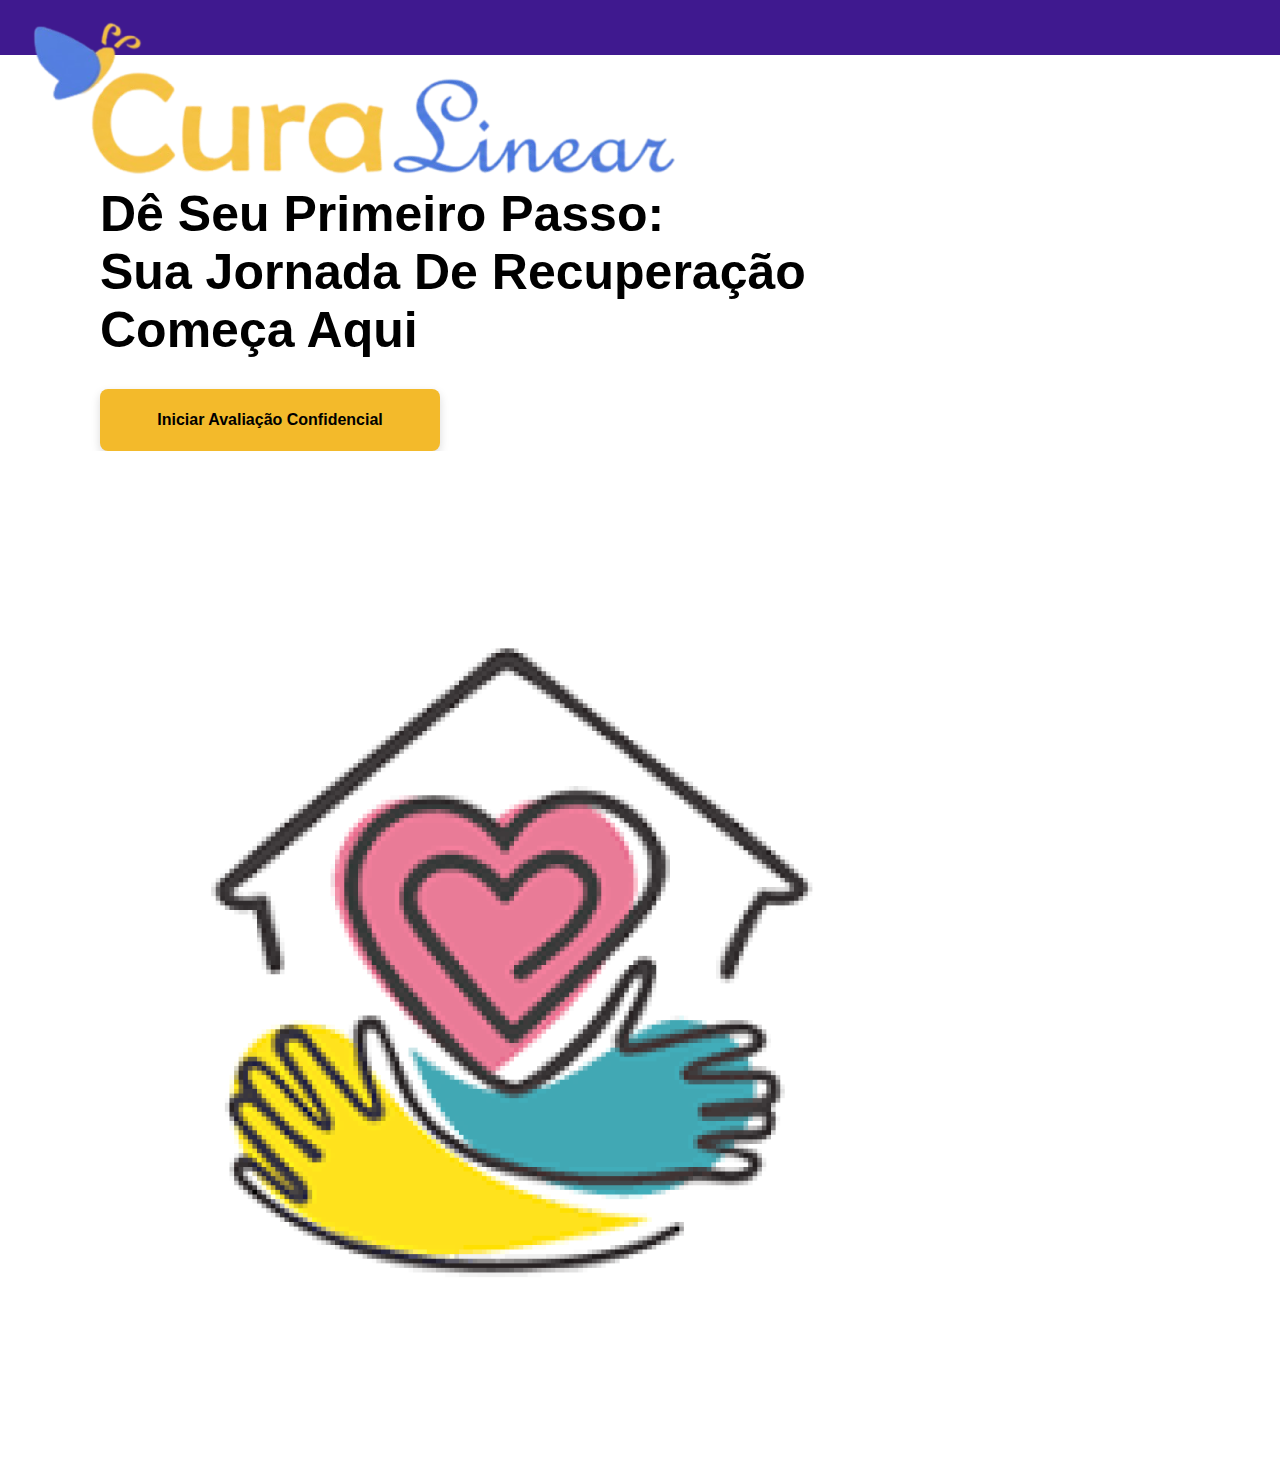
<file: index.html>
<!DOCTYPE html>
<html lang="pt-BR">
<head>
    <meta charset="UTF-8">
    <meta name="viewport" content="width=device-width, initial-scale=1.0">
    <link rel="stylesheet" type="text/css" href="css/style.css">
    <title>CuraLinear: Sua Jornada de Recuperação</title>

</head>
<body>

    <header class="header">
        <img class="logo" src="/img/logo.png">
        <div class="nav-links">
            <li class="navitem">
            <a href="public/sobre.html">Sobre</a>
            </li>
             <li class="navitem">
            <a href="/public/login.html">Entrar</a>
            </li>
        </div>
    </header>

    <div class="main-content">
        <div class="hero-text">
            <h1 class="title">Dê Seu Primeiro Passo:<br>Sua Jornada De Recuperação<br>Começa Aqui</h1>


        <a href='public/cadastro.html'>
            <button class="btn-avaliacao" >
                Iniciar Avaliação Confidencial
            </button>
        </a>
        </div>
        
        
            <img class="abraço" src="/img/abraco.png">      
    </div>

</body>
</html>
</file>
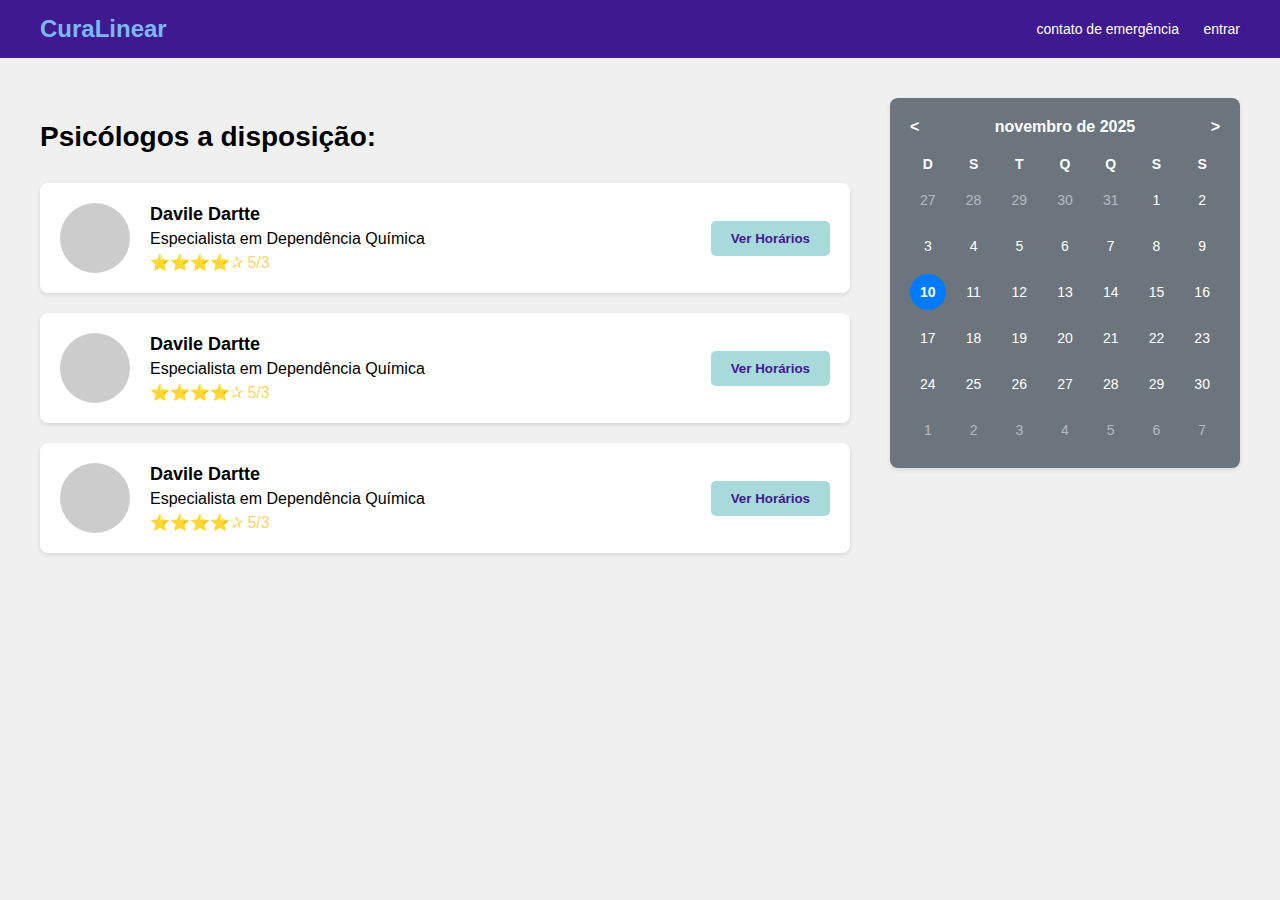
<file: Agendamento.html>
<!DOCTYPE html>
<html lang="pt-BR">
<head>
    <meta charset="UTF-8">
    <meta name="viewport" content="width=device-width, initial-scale=1.0">
    <title>Agendamento - CuraLinear</title>
    <style>
        /* Estilos Globais */
        body {
            font-family: Arial, sans-serif;
            margin: 0;
            padding: 0;
            background-color: #f0f0f0; 
            color: #000;
        }

        /* Cabeçalho */
        .header {
            background-color: #3f198f; /* Cor roxa/azul escura */
            color: white;
            padding: 15px 40px;
            display: flex;
            justify-content: space-between;
            align-items: center;
        }

        .logo {
            font-size: 24px;
            font-weight: bold;
            color: #7ab8f6; /* Cor do "Linear" em azul claro, como na imagem */
        }
        
        /* Links de Navegação do Header */
        .nav-links a {
            color: white;
            text-decoration: none;
            margin-left: 20px;
            font-size: 14px;
        }

        /* Container Principal do Conteúdo */
        .content-container {
            max-width: 1200px;
            margin: 40px auto;
            padding: 0 40px;
            display: flex;
            justify-content: space-between;
            gap: 40px;
        }

        /* Seção de Psicólogos */
        .psychologist-section {
            flex-grow: 1;
        }

        .psychologist-section h2 {
            font-size: 28px;
            margin-bottom: 30px;
        }

        /* Card do Psicólogo */
        .psychologist-card {
            background-color: #fff;
            padding: 20px;
            margin-bottom: 20px;
            border-radius: 8px;
            box-shadow: 0 2px 4px rgba(0, 0, 0, 0.1);
            display: flex;
            align-items: center;
        }

        .psychologist-info {
            display: flex;
            align-items: center;
            flex-grow: 1;
        }

        .profile-picture {
            width: 70px;
            height: 70px;
            border-radius: 50%;
            margin-right: 20px;
            /* Placeholder para as fotos. Em um site real, seriam imagens. */
            background-color: #ccc; 
            overflow: hidden;
        }
        
        .profile-picture img {
            width: 100%;
            height: 100%;
            object-fit: cover;
        }

        .details p {
            margin: 2px 0;
        }

        .details strong {
            font-size: 18px;
            display: block;
            margin-bottom: 5px;
        }

        .rating {
            color: #f7d56e; /* Cor amarela para as estrelas */
            margin-top: 5px;
        }

        /* Botão de Ver Horários */
        .schedule-button {
            background-color: #a8dadc; /* Cor verde/água do botão */
            color: #3f198f; 
            border: none;
            padding: 10px 20px;
            border-radius: 5px;
            cursor: pointer;
            font-weight: bold;
            transition: background-color 0.3s;
        }

        /* Seção do Calendário */
        .calendar-section {
            width: 350px;
            flex-shrink: 0; /* Impede o encolhimento */
        }

        .calendar-box {
            background-color: #6c757d; /* Fundo cinza escuro do calendário */
            color: white;
            border-radius: 8px;
            padding: 20px;
            text-align: center;
            box-shadow: 0 2px 4px rgba(0, 0, 0, 0.1);
        }

        .calendar-header {
            display: flex;
            justify-content: space-between;
            align-items: center;
            margin-bottom: 20px;
            font-weight: bold;
        }

        .calendar-grid {
            display: grid;
            grid-template-columns: repeat(7, 1fr);
            gap: 10px;
        }

        .day-header {
            font-weight: bold;
            font-size: 14px;
        }

        .day-cell {
            padding: 10px 5px;
            border-radius: 50%;
            cursor: pointer;
            font-size: 14px;
            transition: background-color 0.2s;
        }

        .day-cell.current-month {
            background-color: transparent;
        }

        .day-cell.selected {
            background-color: #007bff; /* Cor azul para o dia selecionado (Dia 10) */
            color: white;
            font-weight: bold;
        }

        .day-cell.other-month {
            color: rgba(255, 255, 255, 0.5); /* Dias de outros meses em cor mais fraca */
        }
    </style>
</head>
<body>

    <header class="header">
        <div class="logo">Cura<span style="color: #7ab8f6;">Linear</span></div>
        <div class="nav-links">
            <a href="#">contato de emergência</a>
            <a href="#">entrar</a>
        </div>
    </header>

    <div class="content-container">
        
        <div class="psychologist-section">
            <h2>Psicólogos a disposição:</h2>

            <div class="psychologist-card">
                <div class="psychologist-info">
                    <div class="profile-picture">
                        
                    </div>
                    <div class="details">
                        <strong>Davile Dartte</strong>
                        <p>Especialista em Dependência Química</p>
                        <div class="rating">⭐⭐⭐⭐✰ 5/3</div>
                    </div>
                </div>
                <button class="schedule-button">Ver Horários</button>
            </div>

            <div class="psychologist-card">
                <div class="psychologist-info">
                    <div class="profile-picture">
                        
                    </div>
                    <div class="details">
                        <strong>Davile Dartte</strong>
                        <p>Especialista em Dependência Química</p>
                        <div class="rating">⭐⭐⭐⭐✰ 5/3</div>
                    </div>
                </div>
                <button class="schedule-button">Ver Horários</button>
            </div>

            <div class="psychologist-card">
                <div class="psychologist-info">
                    <div class="profile-picture">
                        
                    </div>
                    <div class="details">
                        <strong>Davile Dartte</strong>
                        <p>Especialista em Dependência Química</p>
                        <div class="rating">⭐⭐⭐⭐✰ 5/3</div>
                    </div>
                </div>
                <button class="schedule-button">Ver Horários</button>
            </div>

        </div>

        <div class="calendar-section">
            <div class="calendar-box">
                <div class="calendar-header">
                    <span>&lt;</span>
                    <span>novembro de 2025</span>
                    <span>&gt;</span>
                </div>
                <div class="calendar-grid">
                    <div class="day-header">D</div>
                    <div class="day-header">S</div>
                    <div class="day-header">T</div>
                    <div class="day-header">Q</div>
                    <div class="day-header">Q</div>
                    <div class="day-header">S</div>
                    <div class="day-header">S</div>

                    <div class="day-cell other-month">27</div>
                    <div class="day-cell other-month">28</div>
                    <div class="day-cell other-month">29</div>
                    <div class="day-cell other-month">30</div>
                    <div class="day-cell other-month">31</div>
                    <div class="day-cell current-month">1</div>
                    <div class="day-cell current-month">2</div>
                    
                    <div class="day-cell current-month">3</div>
                    <div class="day-cell current-month">4</div>
                    <div class="day-cell current-month">5</div>
                    <div class="day-cell current-month">6</div>
                    <div class="day-cell current-month">7</div>
                    <div class="day-cell current-month">8</div>
                    <div class="day-cell current-month">9</div>
                    
                    <div class="day-cell selected">10</div>
                    <div class="day-cell current-month">11</div>
                    <div class="day-cell current-month">12</div>
                    <div class="day-cell current-month">13</div>
                    <div class="day-cell current-month">14</div>
                    <div class="day-cell current-month">15</div>
                    <div class="day-cell current-month">16</div>

                    <div class="day-cell current-month">17</div>
                    <div class="day-cell current-month">18</div>
                    <div class="day-cell current-month">19</div>
                    <div class="day-cell current-month">20</div>
                    <div class="day-cell current-month">21</div>
                    <div class="day-cell current-month">22</div>
                    <div class="day-cell current-month">23</div>
                    
                    <div class="day-cell current-month">24</div>
                    <div class="day-cell current-month">25</div>
                    <div class="day-cell current-month">26</div>
                    <div class="day-cell current-month">27</div>
                    <div class="day-cell current-month">28</div>
                    <div class="day-cell current-month">29</div>
                    <div class="day-cell current-month">30</div>

                    <div class="day-cell other-month">1</div>
                    <div class="day-cell other-month">2</div>
                    <div class="day-cell other-month">3</div>
                    <div class="day-cell other-month">4</div>
                    <div class="day-cell other-month">5</div>
                    <div class="day-cell other-month">6</div>
                    <div class="day-cell other-month">7</div>
                </div>
            </div>
        </div>
    </div>

</body>
</html>
</file>
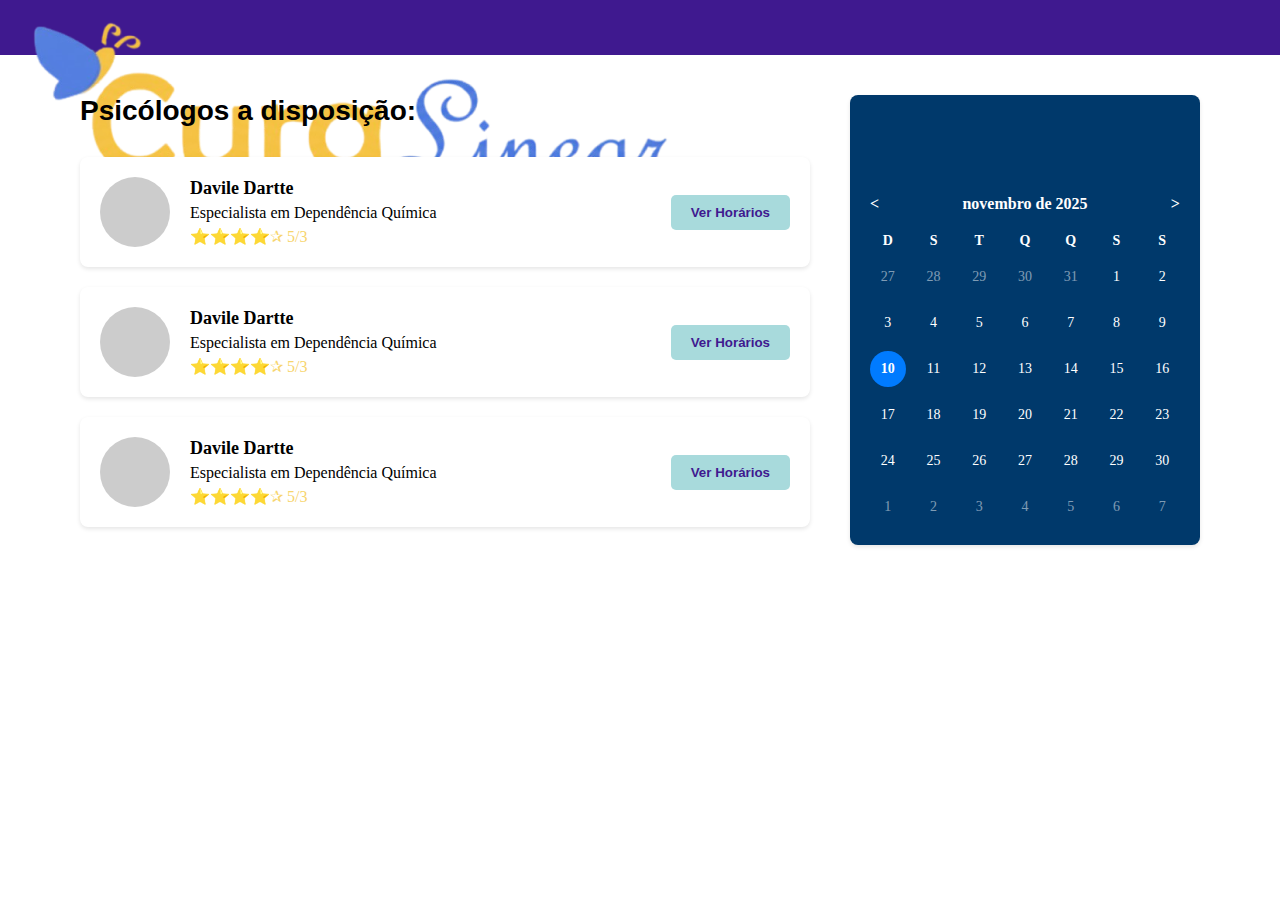
<file: public/agendamento.html>
<!DOCTYPE html>
<html lang="pt-BR">
<head>
    <meta charset="UTF-8">
    <meta name="viewport" content="width=device-width, initial-scale=1.0">
    <link rel="stylesheet" href="/css/style.css">
    <title>Agendamento - CuraLinear</title>
    <style>



        /* Container Principal do Conteúdo */
        .content-container {
            max-width: 1200px;
            margin: 40px auto;
            padding: 0 40px;
            display: flex;
            justify-content: space-between;
            gap: 40px;
        }

        /* Seção de Psicólogos */
        .psychologist-section {
            flex-grow: 1;
        }

        .psychologist-section h2 {
            font-size: 28px;
            margin-bottom: 30px;
            font-family: Arial, sans-serif;
        }

        /* Card do Psicólogo */
        .psychologist-card {
            background-color: #fff;
            padding: 20px;
            margin-bottom: 20px;
            border-radius: 8px;
            box-shadow: 0 2px 4px rgba(0, 0, 0, 0.1);
            display: flex;
            align-items: center;
        }

        .psychologist-info {
            display: flex;
            align-items: center;
            flex-grow: 1;
        }

        .profile-picture {
            width: 70px;
            height: 70px;
            border-radius: 50%;
            margin-right: 20px;
            /* Placeholder para as fotos. Em um site real, seriam imagens. */
            background-color: #ccc; 
            overflow: hidden;
        }
        
        .profile-picture img {
            width: 100%;
            height: 100%;
            object-fit: cover;
        }

        .details p {
            margin: 2px 0;
        }

        .details strong {
            font-size: 18px;
            display: block;
            margin-bottom: 5px;
        }

        .rating {
            color: #f7d56e; /* Cor amarela para as estrelas */
            margin-top: 5px;
        }

        /* Botão de Ver Horários */
        .schedule-button {
            background-color: #a8dadc; /* Cor verde/água do botão */
            color: #3f198f; 
            border: none;
            padding: 10px 20px;
            border-radius: 5px;
            cursor: pointer;
            font-weight: bold;
            transition: background-color 0.3s;
        }

        /* Seção do Calendário */
        .calendar-section {
            width: 350px;
            
        }

        .calendar-box {
            background-color: #00396b; /* Fundo cinza escuro do calendário */
            color: white;
            border-radius: 8px;
            padding: 20px;
            padding-top: 100px;            
            text-align: center;
            box-shadow: 0 2px 4px rgba(0, 0, 0, 0.1);
        }

        .calendar-header {
            display: flex;
            justify-content: space-between;
            align-items: center;
            margin-bottom: 20px;
            font-weight: bold;
        }

        .calendar-grid {
            display: grid;
            grid-template-columns: repeat(7, 1fr);
            gap: 10px;
        }

        .day-header {
            font-weight: bold;
            font-size: 14px;
        }

        .day-cell {
            padding: 10px 5px;
            border-radius: 50%;
            cursor: pointer;
            font-size: 14px;
            transition: background-color 0.2s;
        }

        .day-cell.current-month {
            background-color: transparent;
        }

        .day-cell.selected {
            background-color: #007bff; /* Cor azul para o dia selecionado (Dia 10) */
            color: white;
            font-weight: bold;
        }

        .day-cell.other-month {
            color: rgba(255, 255, 255, 0.5); /* Dias de outros meses em cor mais fraca */
        }
    </style>
</head>
<body>

   <header class="header">
        <img class="logo" src="/img/logo.png">
        <div class="nav-links">
            <a href="/public/sobre.html">sobre nós</a>
            <a href="/public/login.html">entrar</a>
        </div>
    </header>

    <div class="content-container">
        
        <div class="psychologist-section">
            <h2>Psicólogos a disposição:</h2>

            <div class="psychologist-card">
                <div class="psychologist-info">
                    <div class="profile-picture">
                        
                    </div>
                    <div class="details">
                        <strong>Davile Dartte</strong>
                        <p>Especialista em Dependência Química</p>
                        <div class="rating">⭐⭐⭐⭐✰ 5/3</div>
                    </div>
                </div>
                <button class="schedule-button">Ver Horários</button>
            </div>

            <div class="psychologist-card">
                <div class="psychologist-info">
                    <div class="profile-picture">
                        
                    </div>
                    <div class="details">
                        <strong>Davile Dartte</strong>
                        <p>Especialista em Dependência Química</p>
                        <div class="rating">⭐⭐⭐⭐✰ 5/3</div>
                    </div>
                </div>
                <button class="schedule-button">Ver Horários</button>
            </div>

            <div class="psychologist-card">
                <div class="psychologist-info">
                    <div class="profile-picture">
                        
                    </div>
                    <div class="details">
                        <strong>Davile Dartte</strong>
                        <p>Especialista em Dependência Química</p>
                        <div class="rating">⭐⭐⭐⭐✰ 5/3</div>
                    </div>
                </div>
                <button class="schedule-button">Ver Horários</button>
            </div>

        </div>

        <div class="calendar-section">
            <div class="calendar-box">
                <div class="calendar-header">
                    <span>&lt;</span>
                    <span>novembro de 2025</span>
                    <span>&gt;</span>
                </div>
                <div class="calendar-grid">
                    <div class="day-header">D</div>
                    <div class="day-header">S</div>
                    <div class="day-header">T</div>
                    <div class="day-header">Q</div>
                    <div class="day-header">Q</div>
                    <div class="day-header">S</div>
                    <div class="day-header">S</div>

                    <div class="day-cell other-month">27</div>
                    <div class="day-cell other-month">28</div>
                    <div class="day-cell other-month">29</div>
                    <div class="day-cell other-month">30</div>
                    <div class="day-cell other-month">31</div>
                    <div class="day-cell current-month">1</div>
                    <div class="day-cell current-month">2</div>
                    
                    <div class="day-cell current-month">3</div>
                    <div class="day-cell current-month">4</div>
                    <div class="day-cell current-month">5</div>
                    <div class="day-cell current-month">6</div>
                    <div class="day-cell current-month">7</div>
                    <div class="day-cell current-month">8</div>
                    <div class="day-cell current-month">9</div>
                    
                    <div class="day-cell selected">10</div>
                    <div class="day-cell current-month">11</div>
                    <div class="day-cell current-month">12</div>
                    <div class="day-cell current-month">13</div>
                    <div class="day-cell current-month">14</div>
                    <div class="day-cell current-month">15</div>
                    <div class="day-cell current-month">16</div>

                    <div class="day-cell current-month">17</div>
                    <div class="day-cell current-month">18</div>
                    <div class="day-cell current-month">19</div>
                    <div class="day-cell current-month">20</div>
                    <div class="day-cell current-month">21</div>
                    <div class="day-cell current-month">22</div>
                    <div class="day-cell current-month">23</div>
                    
                    <div class="day-cell current-month">24</div>
                    <div class="day-cell current-month">25</div>
                    <div class="day-cell current-month">26</div>
                    <div class="day-cell current-month">27</div>
                    <div class="day-cell current-month">28</div>
                    <div class="day-cell current-month">29</div>
                    <div class="day-cell current-month">30</div>

                    <div class="day-cell other-month">1</div>
                    <div class="day-cell other-month">2</div>
                    <div class="day-cell other-month">3</div>
                    <div class="day-cell other-month">4</div>
                    <div class="day-cell other-month">5</div>
                    <div class="day-cell other-month">6</div>
                    <div class="day-cell other-month">7</div>
                </div>
            </div>
        </div>
    </div>

</body>
</html>
</file>
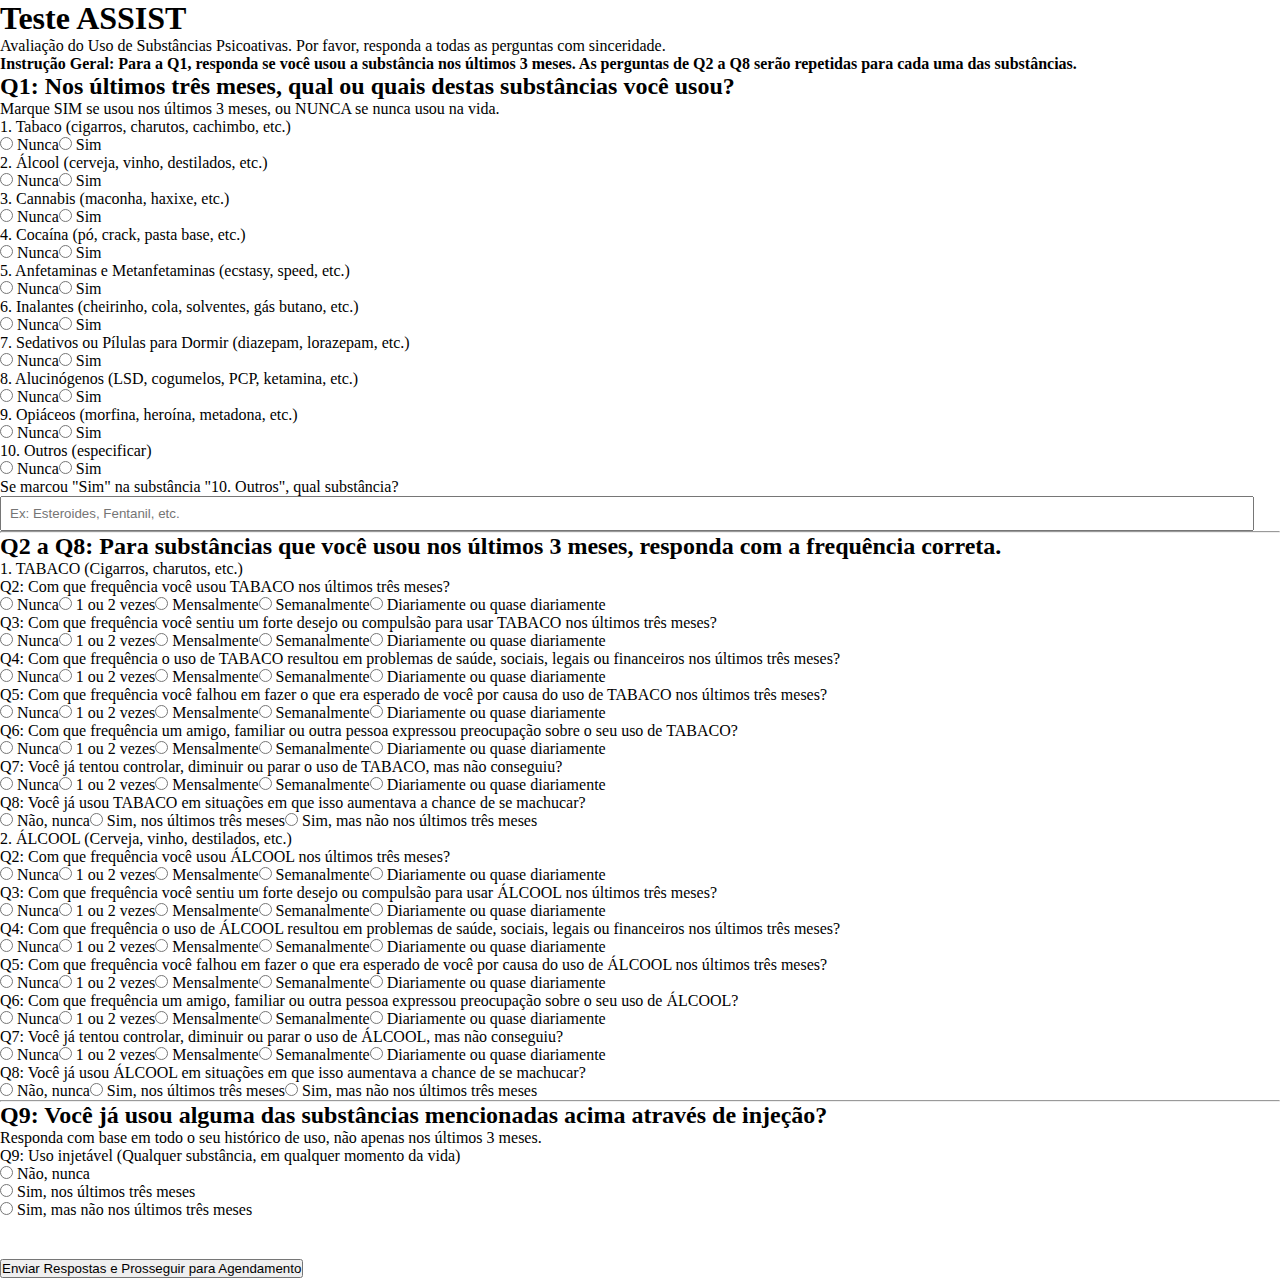
<file: public/perguntas.html>
<!DOCTYPE html>
<html lang="pt-BR">
<head>
    <meta charset="UTF-8">
    <meta name="viewport" content="width=device-width, initial-scale=1.0">
    <title>Teste ASSIST (OMS) - Formulário Completo</title>
    <link rel="stylesheet" href="/css/style.css">
<body>
    <main class="mainpg"></main>

<div class="container">
    <h1 class="h1pg"> Teste ASSIST</h1>
    <p>Avaliação do Uso de Substâncias Psicoativas. Por favor, responda a todas as perguntas com sinceridade.</p>
    
    <div class="aviso">
        <strong>Instrução Geral: Para a Q1, responda se você usou a substância nos últimos 3 meses. As perguntas de Q2 a Q8 serão repetidas para cada uma das substâncias.</strong>
    </div>
    
    
        
        <h2 class="h2pg">Q1: Nos últimos três meses, qual ou quais destas substâncias você usou?</h2>
        <p>Marque SIM se usou nos últimos 3 meses, ou NUNCA se nunca usou na vida.</p>
        
        <div class="questao"><label>1. Tabaco (cigarros, charutos, cachimbo, etc.)</label><div class="opcoes"><label><input type="radio" name="q1_tabaco" value="0" required> Nunca</label><label><input type="radio" name="q1_tabaco" value="2"> Sim</label></div></div>
        <div class="questao"><label>2. Álcool (cerveja, vinho, destilados, etc.)</label><div class="opcoes"><label><input type="radio" name="q1_alcool" value="0" required> Nunca</label><label><input type="radio" name="q1_alcool" value="2"> Sim</label></div></div>
        <div class="questao"><label>3. Cannabis (maconha, haxixe, etc.)</label><div class="opcoes"><label><input type="radio" name="q1_canabis" value="0" required> Nunca</label><label><input type="radio" name="q1_canabis" value="3"> Sim</label></div></div>
        <div class="questao"><label>4. Cocaína (pó, crack, pasta base, etc.)</label><div class="opcoes"><label><input type="radio" name="q1_cocaina" value="0" required> Nunca</label><label><input type="radio" name="q1_cocaina" value="3"> Sim</label></div></div>
        <div class="questao"><label>5. Anfetaminas e Metanfetaminas (ecstasy, speed, etc.)</label><div class="opcoes"><label><input type="radio" name="q1_anfetas" value="0" required> Nunca</label><label><input type="radio" name="q1_anfetas" value="3"> Sim</label></div></div>
        <div class="questao"><label>6. Inalantes (cheirinho, cola, solventes, gás butano, etc.)</label><div class="opcoes"><label><input type="radio" name="q1_inalantes" value="0" required> Nunca</label><label><input type="radio" name="q1_inalantes" value="3"> Sim</label></div></div>
        <div class="questao"><label>7. Sedativos ou Pílulas para Dormir (diazepam, lorazepam, etc.)</label><div class="opcoes"><label><input type="radio" name="q1_sedativos" value="0" required> Nunca</label><label><input type="radio" name="q1_sedativos" value="3"> Sim</label></div></div>
        <div class="questao"><label>8. Alucinógenos (LSD, cogumelos, PCP, ketamina, etc.)</label><div class="opcoes"><label><input type="radio" name="q1_alucino" value="0" required> Nunca</label><label><input type="radio" name="q1_alucino" value="3"> Sim</label></div></div>
        <div class="questao"><label>9. Opiáceos (morfina, heroína, metadona, etc.)</label><div class="opcoes"><label><input type="radio" name="q1_opiaceos" value="0" required> Nunca</label><label><input type="radio" name="q1_opiaceos" value="3"> Sim</label></div></div>
        <div class="questao"><label>10. Outros (especificar)</label><div class="opcoes"><label><input type="radio" name="q1_outros" value="0" required> Nunca</label><label><input type="radio" name="q1_outros" value="3"> Sim</label></div></div>

        <div class="questao">
            <label>Se marcou "Sim" na substância "10. Outros", qual substância?</label>
            <input type="text" name="q1_outros_especificar" placeholder="Ex: Esteroides, Fentanil, etc." style="width: 98%; padding: 8px;">
        </div>

        <hr>

        <h2>Q2 a Q8: Para substâncias que você usou nos últimos 3 meses, responda com a frequência correta.</h2>

        <div class="bloco-substancia">
            <div class="substancia-titulo">1. TABACO (Cigarros, charutos, etc.)</div>
            <div class="questao"><label>Q2: Com que frequência você usou TABACO nos últimos três meses?</label><div class="pontuacao-opcoes"><label><input type="radio" name="q2_tabaco" value="0" required> Nunca</label><label><input type="radio" name="q2_tabaco" value="2"> 1 ou 2 vezes</label><label><input type="radio" name="q2_tabaco" value="3"> Mensalmente</label><label><input type="radio" name="q2_tabaco" value="4"> Semanalmente</label><label><input type="radio" name="q2_tabaco" value="6"> Diariamente ou quase diariamente</label></div></div>
            <div class="questao"><label>Q3: Com que frequência você sentiu um forte desejo ou compulsão para usar TABACO nos últimos três meses?</label><div class="pontuacao-opcoes"><label><input type="radio" name="q3_tabaco" value="0" required> Nunca</label><label><input type="radio" name="q3_tabaco" value="3"> 1 ou 2 vezes</label><label><input type="radio" name="q3_tabaco" value="4"> Mensalmente</label><label><input type="radio" name="q3_tabaco" value="5"> Semanalmente</label><label><input type="radio" name="q3_tabaco" value="6"> Diariamente ou quase diariamente</label></div></div>
            <div class="questao"><label>Q4: Com que frequência o uso de TABACO resultou em problemas de saúde, sociais, legais ou financeiros nos últimos três meses?</label><div class="pontuacao-opcoes"><label><input type="radio" name="q4_tabaco" value="0" required> Nunca</label><label><input type="radio" name="q4_tabaco" value="3"> 1 ou 2 vezes</label><label><input type="radio" name="q4_tabaco" value="4"> Mensalmente</label><label><input type="radio" name="q4_tabaco" value="5"> Semanalmente</label><label><input type="radio" name="q4_tabaco" value="6"> Diariamente ou quase diariamente</label></div></div>
            <div class="questao"><label>Q5: Com que frequência você falhou em fazer o que era esperado de você por causa do uso de TABACO nos últimos três meses?</label><div class="pontuacao-opcoes"><label><input type="radio" name="q5_tabaco" value="0" required> Nunca</label><label><input type="radio" name="q5_tabaco" value="3"> 1 ou 2 vezes</label><label><input type="radio" name="q5_tabaco" value="4"> Mensalmente</label><label><input type="radio" name="q5_tabaco" value="5"> Semanalmente</label><label><input type="radio" name="q5_tabaco" value="6"> Diariamente ou quase diariamente</label></div></div>
            <div class="questao"><label>Q6: Com que frequência um amigo, familiar ou outra pessoa expressou preocupação sobre o seu uso de TABACO?</label><div class="pontuacao-opcoes"><label><input type="radio" name="q6_tabaco" value="0" required> Nunca</label><label><input type="radio" name="q6_tabaco" value="3"> 1 ou 2 vezes</label><label><input type="radio" name="q6_tabaco" value="4"> Mensalmente</label><label><input type="radio" name="q6_tabaco" value="5"> Semanalmente</label><label><input type="radio" name="q6_tabaco" value="6"> Diariamente ou quase diariamente</label></div></div>
            <div class="questao"><label>Q7: Você já tentou controlar, diminuir ou parar o uso de TABACO, mas não conseguiu?</label><div class="pontuacao-opcoes"><label><input type="radio" name="q7_tabaco" value="0" required> Nunca</label><label><input type="radio" name="q7_tabaco" value="3"> 1 ou 2 vezes</label><label><input type="radio" name="q7_tabaco" value="4"> Mensalmente</label><label><input type="radio" name="q7_tabaco" value="5"> Semanalmente</label><label><input type="radio" name="q7_tabaco" value="6"> Diariamente ou quase diariamente</label></div></div>
            <div class="questao"><label>Q8: Você já usou TABACO em situações em que isso aumentava a chance de se machucar?</label><div class="opcoes"><label><input type="radio" name="q8_tabaco" value="0" required> Não, nunca</label><label><input type="radio" name="q8_tabaco" value="7"> Sim, nos últimos três meses</label><label><input type="radio" name="q8_tabaco" value="3"> Sim, mas não nos últimos três meses</label></div></div>
        </div>

        <div class="bloco-substancia">
            <div class="substancia-titulo">2. ÁLCOOL (Cerveja, vinho, destilados, etc.)</div>
            <div class="questao"><label>Q2: Com que frequência você usou ÁLCOOL nos últimos três meses?</label><div class="pontuacao-opcoes"><label><input type="radio" name="q2_alcool" value="0" required> Nunca</label><label><input type="radio" name="q2_alcool" value="2"> 1 ou 2 vezes</label><label><input type="radio" name="q2_alcool" value="3"> Mensalmente</label><label><input type="radio" name="q2_alcool" value="4"> Semanalmente</label><label><input type="radio" name="q2_alcool" value="6"> Diariamente ou quase diariamente</label></div></div>
            <div class="questao"><label>Q3: Com que frequência você sentiu um forte desejo ou compulsão para usar ÁLCOOL nos últimos três meses?</label><div class="pontuacao-opcoes"><label><input type="radio" name="q3_alcool" value="0" required> Nunca</label><label><input type="radio" name="q3_alcool" value="3"> 1 ou 2 vezes</label><label><input type="radio" name="q3_alcool" value="4"> Mensalmente</label><label><input type="radio" name="q3_alcool" value="5"> Semanalmente</label><label><input type="radio" name="q3_alcool" value="6"> Diariamente ou quase diariamente</label></div></div>
            <div class="questao"><label>Q4: Com que frequência o uso de ÁLCOOL resultou em problemas de saúde, sociais, legais ou financeiros nos últimos três meses?</label><div class="pontuacao-opcoes"><label><input type="radio" name="q4_alcool" value="0" required> Nunca</label><label><input type="radio" name="q4_alcool" value="3"> 1 ou 2 vezes</label><label><input type="radio" name="q4_alcool" value="4"> Mensalmente</label><label><input type="radio" name="q4_alcool" value="5"> Semanalmente</label><label><input type="radio" name="q4_alcool" value="6"> Diariamente ou quase diariamente</label></div></div>
            <div class="questao"><label>Q5: Com que frequência você falhou em fazer o que era esperado de você por causa do uso de ÁLCOOL nos últimos três meses?</label><div class="pontuacao-opcoes"><label><input type="radio" name="q5_alcool" value="0" required> Nunca</label><label><input type="radio" name="q5_alcool" value="3"> 1 ou 2 vezes</label><label><input type="radio" name="q5_alcool" value="4"> Mensalmente</label><label><input type="radio" name="q5_alcool" value="5"> Semanalmente</label><label><input type="radio" name="q5_alcool" value="6"> Diariamente ou quase diariamente</label></div></div>
            <div class="questao"><label>Q6: Com que frequência um amigo, familiar ou outra pessoa expressou preocupação sobre o seu uso de ÁLCOOL?</label><div class="pontuacao-opcoes"><label><input type="radio" name="q6_alcool" value="0" required> Nunca</label><label><input type="radio" name="q6_alcool" value="3"> 1 ou 2 vezes</label><label><input type="radio" name="q6_alcool" value="4"> Mensalmente</label><label><input type="radio" name="q6_alcool" value="5"> Semanalmente</label><label><input type="radio" name="q6_alcool" value="6"> Diariamente ou quase diariamente</label></div></div>
            <div class="questao"><label>Q7: Você já tentou controlar, diminuir ou parar o uso de ÁLCOOL, mas não conseguiu?</label><div class="pontuacao-opcoes"><label><input type="radio" name="q7_alcool" value="0" required> Nunca</label><label><input type="radio" name="q7_alcool" value="3"> 1 ou 2 vezes</label><label><input type="radio" name="q7_alcool" value="4"> Mensalmente</label><label><input type="radio" name="q7_alcool" value="5"> Semanalmente</label><label><input type="radio" name="q7_alcool" value="6"> Diariamente ou quase diariamente</label></div></div>
            <div class="questao"><label>Q8: Você já usou ÁLCOOL em situações em que isso aumentava a chance de se machucar?</label><div class="opcoes"><label><input type="radio" name="q8_alcool" value="0" required> Não, nunca</label><label><input type="radio" name="q8_alcool" value="7"> Sim, nos últimos três meses</label><label><input type="radio" name="q8_alcool" value="3"> Sim, mas não nos últimos três meses</label></div></div>
        </div>

        <hr>

        <h2>Q9: Você já usou alguma das substâncias mencionadas acima através de injeção?</h2>
        <p>Responda com base em todo o seu histórico de uso, não apenas nos últimos 3 meses.</p>
        
        <div class="questao">
            <label>Q9: Uso injetável (Qualquer substância, em qualquer momento da vida)</label>
            <div class="opcoes">
                <label><input type="radio" name="q9_injetavel" value="0" required> Não, nunca</label><br>
                <label><input type="radio" name="q9_injetavel" value="7"> Sim, nos últimos três meses</label><br>
                <label><input type="radio" name="q9_injetavel" value="3"> Sim, mas não nos últimos três meses</label>
            </div>
        </div>

        <div style="margin-top: 40px;">
            <a href="/public/agendamento.html">
                <button class="btnpg" type="button">Enviar Respostas e Prosseguir para Agendamento</button>
          </a>

        </div>
        
    
</div>



</body>
</html>
</file>
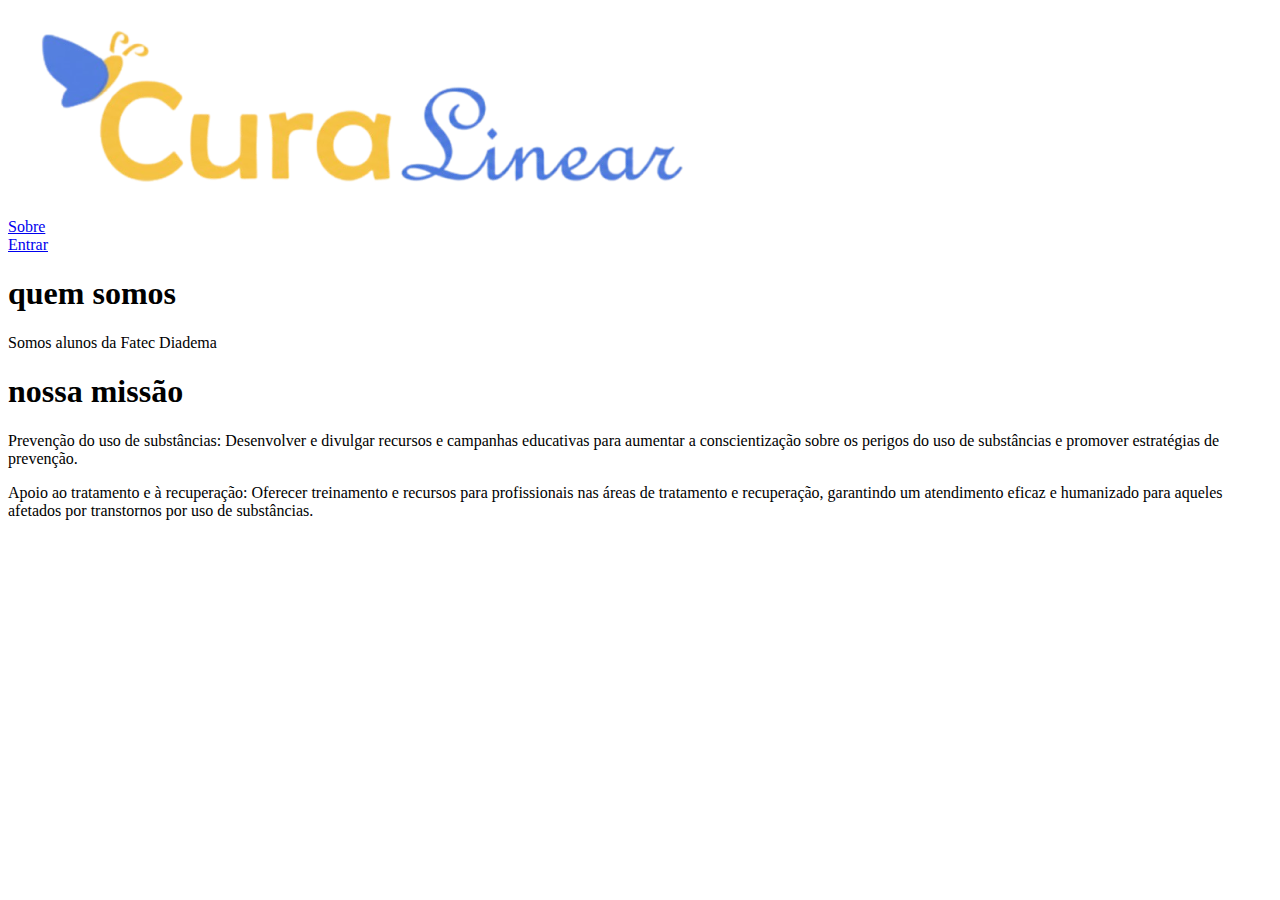
<file: public/sobre.html>
<!DOCTYPE html>
<html lang="en">
<head>
    <meta charset="UTF-8">
    <meta name="viewport" content="width=device-width, initial-scale=1.0">
    <title>Document</title>
</head>
<body>
    <header class="header">
        <img class="logo" src="/img/logo.png">
        <div class="nav-links">
            <li class="navitem">
            <a href="public/sobre.html">Sobre</a>
            </li>
             <li class="navitem">
            <a href="/public/login.html">Entrar</a>
            </li>
        </div>
    </header>

    <div>
        <h1>quem somos</h1>
        <p>Somos alunos da Fatec Diadema</p>
    </div>

    <div>
        <h1>nossa missão</h1>
        <p>Prevenção do uso de substâncias: Desenvolver e divulgar recursos e campanhas educativas para aumentar a conscientização sobre os perigos do uso de substâncias e promover estratégias de prevenção.</p>
        <p>Apoio ao tratamento e à recuperação: Oferecer treinamento e recursos para profissionais nas áreas de tratamento e recuperação, garantindo um atendimento eficaz e humanizado para aqueles afetados por transtornos por uso de substâncias.</p>
    </div>
</body>
</html>
</file>
<file: css/style.css>
* {
    margin: 0;
    padding: 0;
    box-sizing: border-box; 
}

.header{
    background-color: #3F198F;
    height: 55px;
}

.title{

    font-size: 50px;
    padding-left: 100px;
    padding-top: 130px;
    font-family: 'Gill Sans', 'Gill Sans MT', Calibri, 'Trebuchet MS', sans-serif;
    
}

.btn-avaliacao{
    border: none;
    background-color: rgb(243, 186, 43);
    width: 340px;
    height: 62px;
    margin-left: 100px;
    margin-top: 30px;
    font-family: 'Gill Sans', 'Gill Sans MT', Calibri, 'Trebuchet MS', sans-serif;
    font-size: 1rem;
    font-weight: 600;
    cursor: pointer;
    transition: background-color 0.3s ease;
    border-radius: 8px;
    box-shadow: 0 4px 10px rgba(0, 0, 0, 0.15);
}
.btn-avaliacao:hover{
    background-color: rgb(179, 138, 35);
}

.nav-links{
    display: flex;
    list-style: none;
    margin-left: 1090px;
    
}

.navitem{
    margin-right: 20px;
    padding-top: 1px;  
    
}

.navitem a{
    text-decoration: none;
    color: white;
    font-size: 12px;
    text-transform: uppercase;
    
}
</file>
